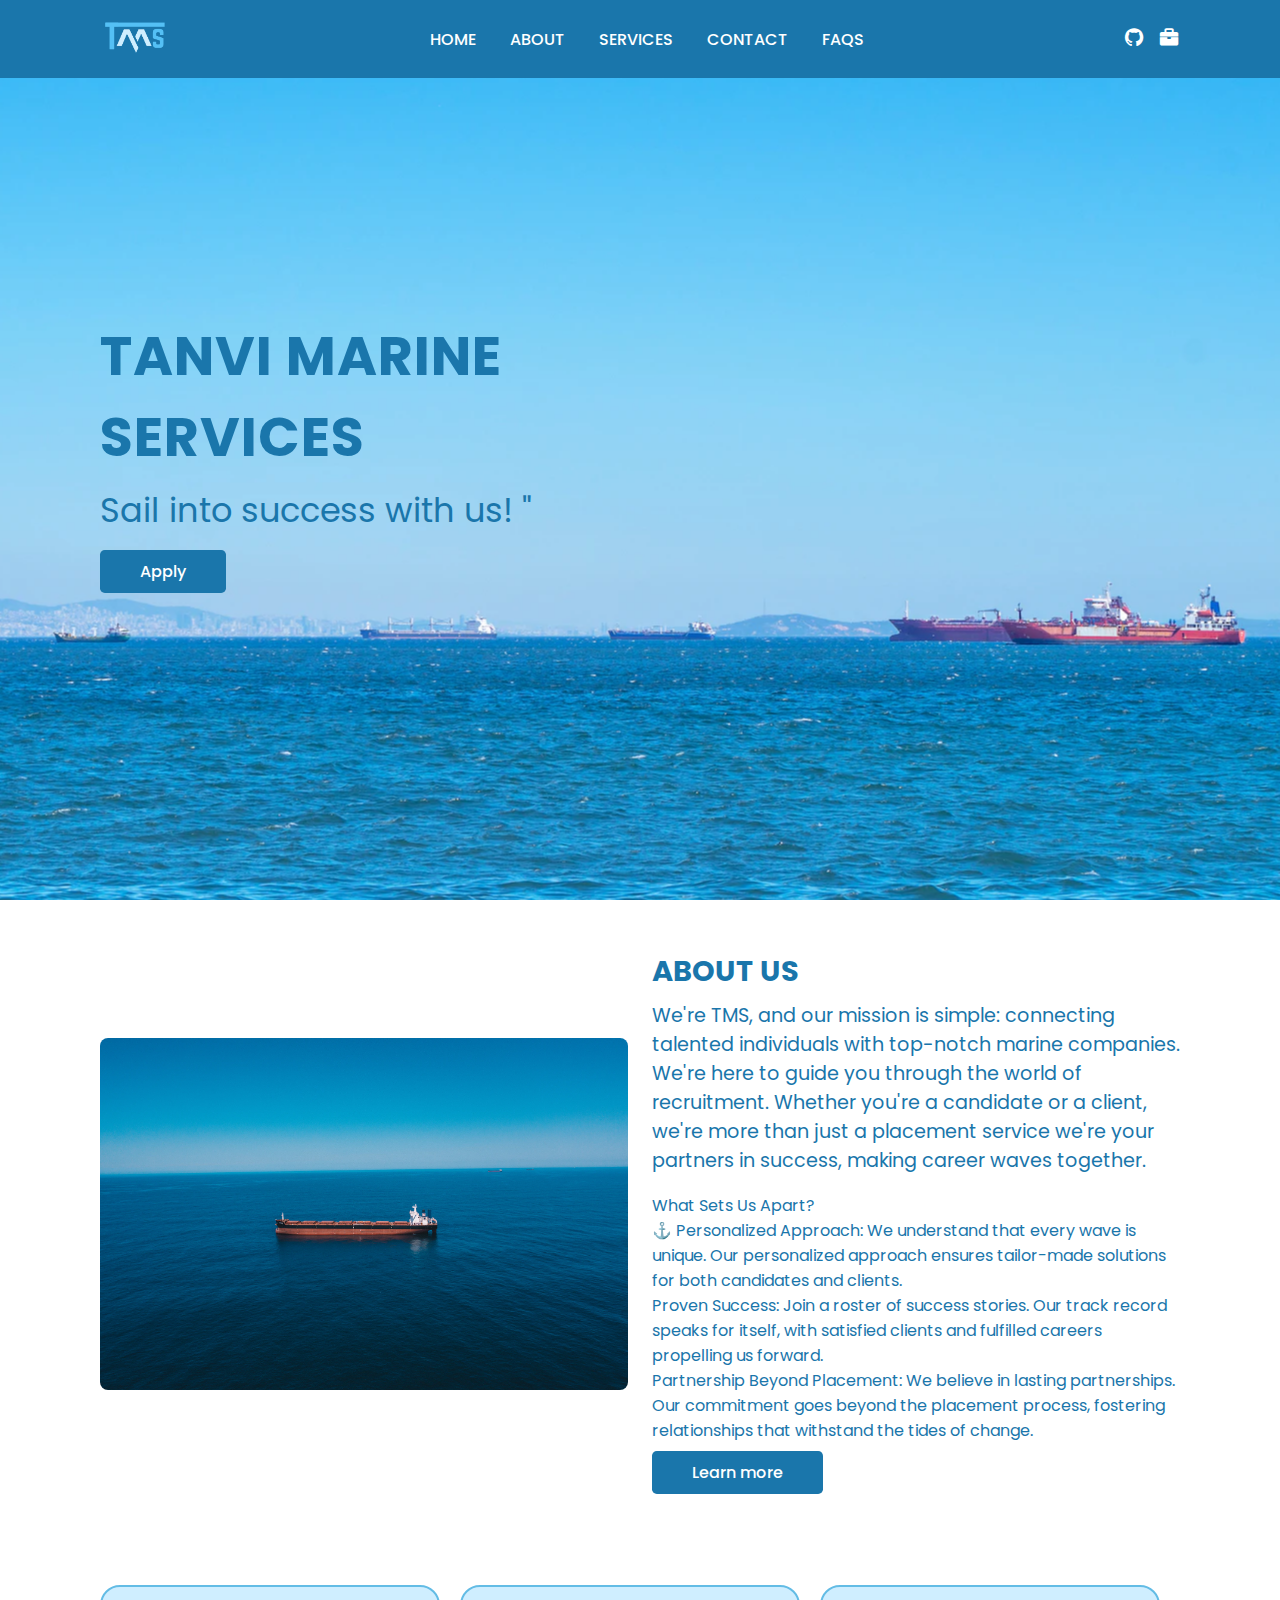
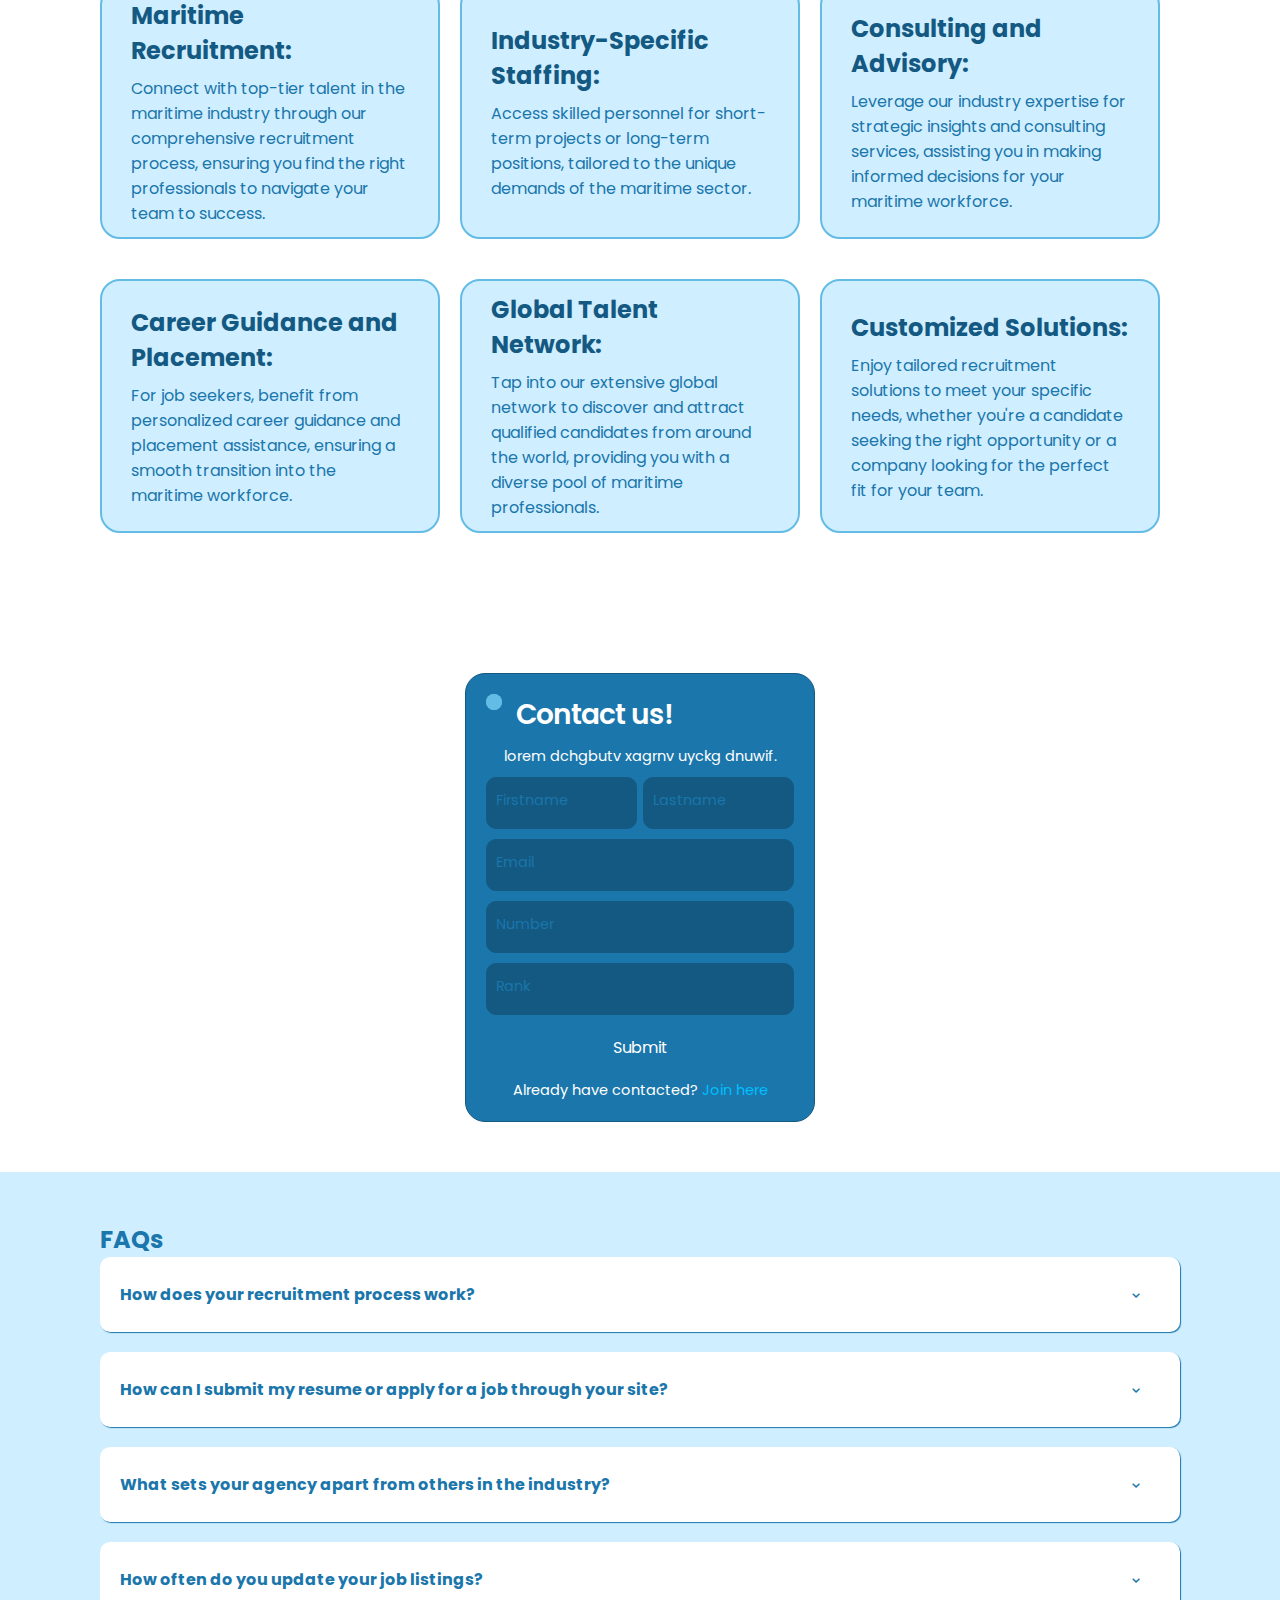
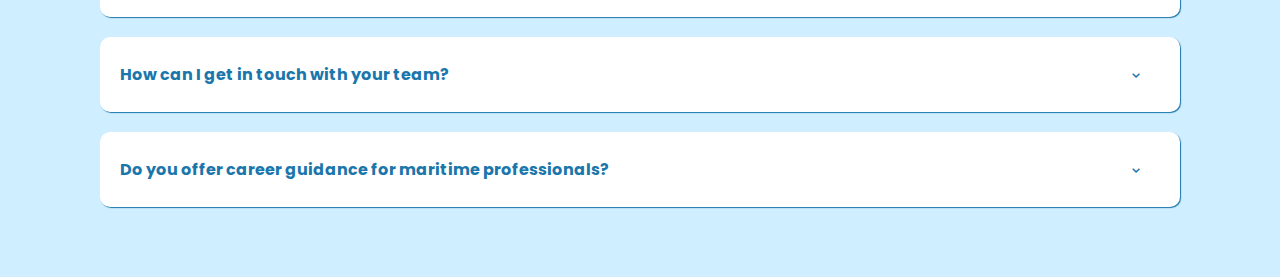
<file: index.html>
<!DOCTYPE html>
<html lang="en">
<head>
    <meta charset="UTF-8">
    <meta name="viewport" content="width=device-width, initial-scale=1.0">
    <title>TMS</title>
    <!--link to css-->
    <link rel="stylesheet" href="style.css">
    <!--Box icons-->
    <link rel="stylesheet" href="https://unpkg.com/boxicons@2.1.4/css/boxicons.min.css">
    <!-- icon logo -->
    <link rel="icon" href="assets/anchor.png" type="image/icon type">
</head>
<body>
    <!-- navbar -->
    <header>
        <a href="#" class="logo">
            <img src="assets/tmslogobgblue.png">
        </a>
        <!-- menu icon -->
        <i class='bx bx-menu' id="menu-icon"></i>
        <!-- links -->
        <ul class="navbar">
            <Li><a href="#home">Home</a></Li>
            <Li><a href="#about">About</a></Li>
            <Li><a href="#services">Services</a></Li>
            <Li><a href="#contact">Contact</a></Li>
            <Li><a href="#faqs">Faqs</a></Li>
        </ul>
        <!-- icons -->
        <div class="header-icon">
            <a href="https://github.com/leadpointer"><i class='bx bxl-github'></i></a>
            <a href="jobs.html"><i class='bx bxs-briefcase'></i></a>
        </div>
    </header>
    <!-- home -->
    <section class="home" id="home">
        <div class="home-text">
            <h1>Tanvi Marine<br>Services</h1>
            <p>Sail into success with us! "</p>
            <a href="#" class="btn">Apply</a>
        </div>
    </section>
    <!-- about -->
    <section class="about" id="about">
        <div class="about-img">
            <img src="assets/ship.webp" alt="">
        </div>
        <div class="about-text">
            <h2>About us</h2>
            <p>We're TMS, and our mission is simple: connecting talented individuals with top-notch marine companies. We're here to guide you through the world of recruitment. Whether you're a candidate or a client, we're more than just a placement service  we're your partners in success, making career waves together.</p>
            <p><dl><dt>What Sets Us Apart?</dt>

                <dd>⚓ Personalized Approach: We understand that every wave is unique. Our personalized approach ensures tailor-made solutions for both candidates and clients.</dd>
                
                <dd>Proven Success: Join a roster of success stories. Our track record speaks for itself, with satisfied clients and fulfilled careers propelling us forward.</dd>
                
                <dd>Partnership Beyond Placement: We believe in lasting partnerships. Our commitment goes beyond the placement process, fostering relationships that withstand the tides of change.</dd></p></dl>
            <a href="#" class="btn">Learn more</a>
        </div>
    <!-- services -->
    </section>
    <section class="services" id="services">
        <div class="card-container">
            <div class="card">
                <div class="card-details">
                    <p class="text-title">Maritime Recruitment:</p>
                    <p class="text-body">Connect with top-tier talent in the maritime industry through our comprehensive recruitment process, ensuring you find the right professionals to navigate your team to success.</p>
                </div>
                <button class="card-button">More info</button>
            </div>
        
            <div class="card">
                <div class="card-details">
                    <p class="text-title">Industry-Specific Staffing:</p>
                    <p class="text-body">Access skilled personnel for short-term projects or long-term positions, tailored to the unique demands of the maritime sector.</p>
                </div>
                <button class="card-button">More info</button>
            </div>
        
            <div class="card">
                <div class="card-details">
                    <p class="text-title">Consulting and Advisory:</p>
                    <p class="text-body">Leverage our industry expertise for strategic insights and consulting services, assisting you in making informed decisions for your maritime workforce.</p>
                </div>
                <button class="card-button">More info</button>
            </div>
        </div>
        <div class="card-container">
            <div class="card">
                <div class="card-details">
                    <p class="text-title">Career Guidance and Placement:</p>
                    <p class="text-body">For job seekers, benefit from personalized career guidance and placement assistance, ensuring a smooth transition into the maritime workforce.</p>
                </div>
                <button class="card-button">More info</button>
            </div>
        
            <div class="card">
                <div class="card-details">
                    <p class="text-title">Global Talent Network:</p>
                    <p class="text-body">Tap into our extensive global network to discover and attract qualified candidates from around the world, providing you with a diverse pool of maritime professionals.</p>
                </div>
                <button class="card-button">More info</button>
            </div>
        
            <div class="card">
                <div class="card-details">
                    <p class="text-title">Customized Solutions:</p>
                    <p class="text-body">Enjoy tailored recruitment solutions to meet your specific needs, whether you're a candidate seeking the right opportunity or a company looking for the perfect fit for your team.</p>
                </div>
                <button class="card-button">More info</button>
            </div>
        </div>
    </section>
    <section class="contact" id="contact">
        <div class="container" align="center">
            <form action="https://api.web3forms.com/submit" method="POST" class="form">
                <p class="title">Contact us! </p>
                <p class="message">lorem dchgbutv xagrnv uyckg dnuwif. </p>
                <input type="hidden" name="access_key" value="fccecce2-f004-4dcf-bf68-851dac2d6518">
                <div class="flex">
                    <label>
                        <input class="input" type="text" name="firstname" placeholder="" required="">
                        <span>Firstname</span>
                    </label>
            
                    <label>
                        <input class="input" type="text" name="lastname" placeholder="" required="">
                        <span>Lastname</span>
                    </label>
                </div>
            
                <label>
                    <input class="input" type="email" name="email" placeholder="" required="">
                    <span>Email</span>
                </label>
                <label>
                    <input class="input" type="tel" name="number" placeholder="" required="">
                    <span>Number</span>
                </label>
                <label>
                    <input class="input" type="text" name="rank" placeholder="" required="">
                    <span>Rank</span>
                </label>
                
                <button class="submit" name="submit">Submit</button>
                <p class="signin">Already have contacted? <a href="#">Join here</a> </p>
            </form>
            </div>
    </section>
    <section class="faqs" id="faqs">
        <h2>FAQs</h2>
            <div class="accordian">
                <div class="question">
                    <h4>How does your recruitment process work?</h4>
                    <i class=' icon bx bx-chevron-down'></i>
                </div>
                <div class="answer">
                    <p>Our recruitment process involves a thorough assessment of both candidates and job requirements, ensuring a seamless match based on skills, experience, and cultural fit.</p>
                </div>
            </div>
            <div class="accordian">
                <div class="question">
                    <h4>How can I submit my resume or apply for a job through your site?</h4>
                    <i class=' icon bx bx-chevron-down'></i>
                </div>
                <div class="answer">
                    <p>Job seekers can easily submit their resumes and apply for positions directly through our user-friendly website. Visit our 'Job Listings' section to explore current opportunities.</p>
                </div>
            </div>
            <div class="accordian">
                <div class="question">
                    <h4>What sets your agency apart from others in the industry?</h4>
                    <i class='icon bx bx-chevron-down'></i>
                </div>
                <div class="answer">
                    <p>We differentiate ourselves through a personalized approach, industry expertise, and a commitment to lasting partnerships. Our focus is on navigating careers and connecting futures for both candidates and clients.</p>
                </div>
            </div>
            <div class="accordian">
                <div class="question">
                    <h4>How often do you update your job listings?</h4>
                    <i class='icon bx bx-chevron-down'></i>
                </div>
                <div class="answer">
                    <p>Our job listings are regularly updated to reflect the latest opportunities in the maritime industry. Check back frequently or subscribe to our newsletter for real-time updates.</p>
                </div>
            </div>
            <div class="accordian">
                <div class="question">
                    <h4>How can I get in touch with your team?</h4>
                    <i class='icon bx bx-chevron-down'></i>
                </div>
                <div class="answer">
                    <p>Feel free to reach out through our 'Contact Us' page, where you can find our contact details and a convenient form to submit your inquiries. We're here to assist you every step of the way.</p>
                </div>
            </div>
            <div class="accordian">
                <div class="question">
                    <h4>Do you offer career guidance for maritime professionals?</h4>
                    <i class='icon bx bx-chevron-down'></i>
                </div>
                <div class="answer">
                    <p>Yes, we provide personalized career guidance to maritime professionals, helping them navigate their career paths and find the right opportunities in the industry.</p>
                </div>
            </div>
    </section>

    <!-- javascript link -->
    
    <script src="main.js"></script>
</body>
</html>
</file>
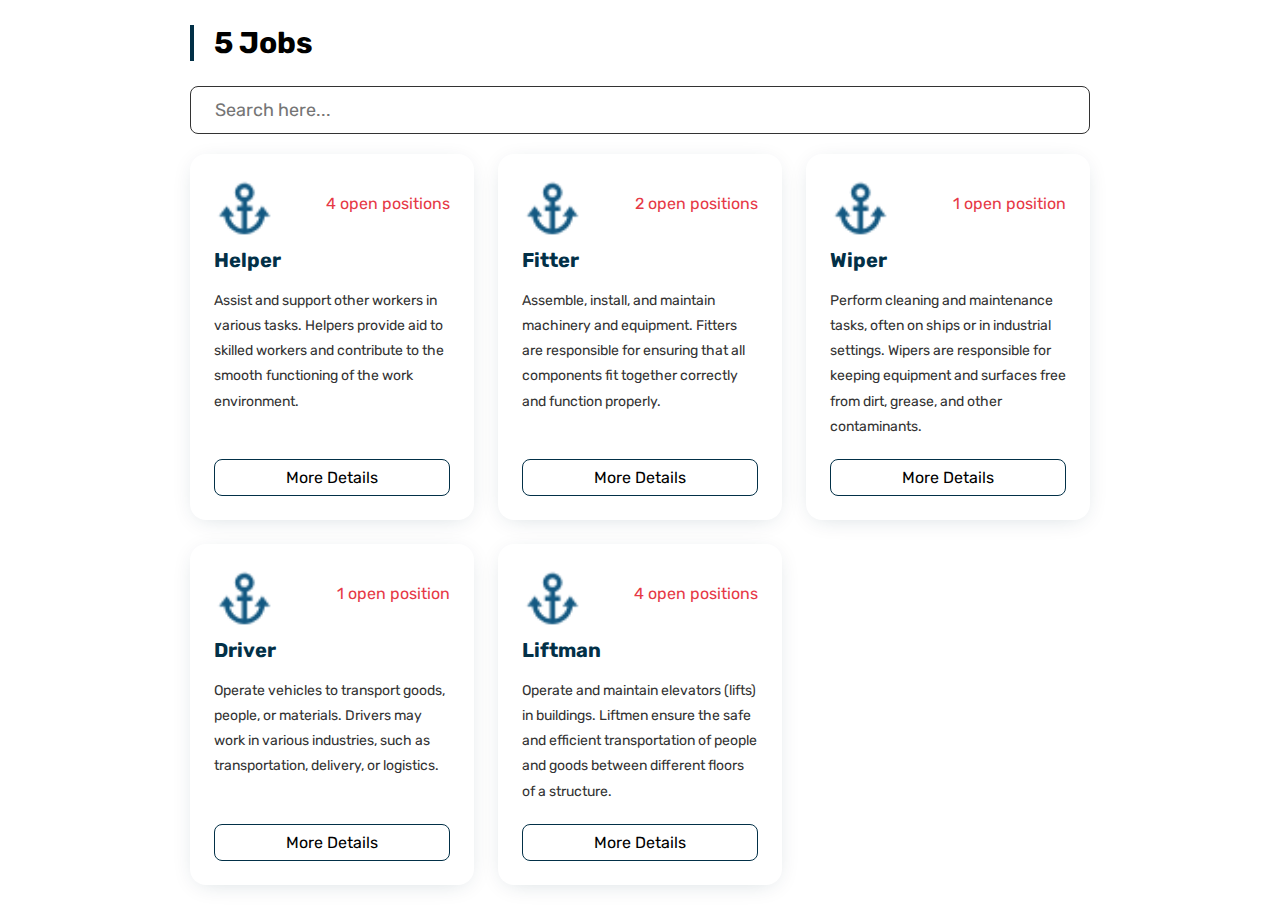
<file: jobs.html>
<!DOCTYPE html>
<html lang="en">
  <head>
    <meta charset="UTF-8" />
    <meta http-equiv="X-UA-Compatible" content="IE=edge" />
    <meta name="viewport" content="width=device-width, initial-scale=1.0" />
    <title>Jobs</title>
    <link rel="preconnect" href="https://fonts.googleapis.com" />
    <link rel="preconnect" href="https://fonts.gstatic.com" crossorigin />
    <link
      href="https://fonts.googleapis.com/css2?family=Rubik:wght@400;700&display=swap" rel="stylesheet"/>
    <link rel="stylesheet" href="jobstyle.css" />
    <link rel="icon" href="assets/anchor.png" type="image/icon type">
  </head>
  <body>

    <div class="jobs-list-container">
        <h2>5 Jobs</h2>

      <input class="job-search" type="text" placeholder="Search here..." />

      <div class="jobs"></div>
    </div>

    <script src="jobmain.js"></script>
  </body>
</html>
</file>
<file: style.css>
/* google fonts */
@import url('https://fonts.googleapis.com/css2?family=Poppins:wght@200;300;400;500;600;700&display=swap');
*{
    font-family: 'Poppins', sans-serif;
    margin: 0;
    padding: 0;
    box-sizing: border-box;
    scroll-padding-top: 4rem;
    scroll-behavior: smooth;
    list-style: none;
    text-decoration: none;
}
/* variables */
:root{
    --main-color:#63BCE5;
    --second-color:#d7e0eb;
    --text-color:#1A76AB;
    --bg-color:#fff;
    --btnhover-color: #145982;
    --card-color: #CFEEFF;

    /* box shadow */
    --box-shadow:2px 2px 10px 4px rgb(14 55 54 / 15%)
}
section{
    padding: 50px 100px;
}
img{
    width: 100%;
}
body{
    color: var(--text-color);
}
header{
    position: fixed;
    width: 100%;
    top: 0;
    right: 0;
    z-index: 1000;
    display: flex;
    justify-content: space-between;
    align-items: center;
    padding: 15px 100px;
    transition: 0.5 linear;
    background: var(--text-color);
}
.logo img{
    width: 70px;
}
.navbar{
    display: flex;
}
.navbar a{
    padding: 8px 17px;
    color: var(--bg-color);
    font-size: 1rem;
    text-transform: uppercase;
    font-weight: 500;
}
.navbar a:hover{
    background: var(--main-color);
    border-radius: 0.2rem;
    transition: 0.2s all linear;
}
.header-icon{
    font-size: 22px;
    cursor: pointer;
    z-index: 10000;
    display: flex;
    column-gap: 0.8rem;
}
.header-icon .bx {
    color: var(--bg-color);
}
.header-icon .bx:hover {
    color: var(--main-color);
}
#menu-icon{
    color: var(--bg-color);
    font-size: 24px;
    z-index: 100001;
    cursor: pointer;
    display: none;
}
.home{
    width: 100%;
    min-height: 100vh;
    background: url(assets/bg.webp);
    background-repeat: cover;
    background-position: center;
    display: grid;
    grid-template-columns: repeat(auto-fit,minmax(17rem,auto));
    align-items: center;
    gap: 1.5rem;
}
.home-text h1{
    font-size: 3.4rem;
    color: var(--text-color);
    text-transform: uppercase;
    letter-spacing: 1px;  
}
.home-text p{
    font-size: 2.1rem;
    color: var(--text-color);
    margin: 0.5rem 0 1.4rem;
}
.btn{
    padding: 10px 40px;
    border-radius: 0.3rem;
    background: var(--text-color);
    color: var(--bg-color);
    font-weight: 500;
}
.btn:hover{
    background: var(--btnhover-color);
}
.about{
    display: grid;
    grid-template-columns: repeat(auto-fit,minmax(17rem,auto));
    align-items: center;
    gap: 1.5rem;
}
.about-img img{
    border-radius: 0.5rem;
    max-width: 100%;
}
.about-text h2{
    font-size: 1.8rem;
    text-transform: uppercase;
}
.about-text p{
    font-size: 1.2rem;
    margin: 0.5rem 0 1.1rem;
}

.card-container {
    display: flex;
    justify-content: space-between; /* Adjust this based on your layout preferences */
    margin-bottom: 20px;
}
.card {
    width: 190px;
    height: 254px;
    border-radius: 20px;
    background: var(--card-color);
    position: relative;
    padding: 1.8rem;
    border: 2px solid var(--main-color);
    transition: 0.5s ease-out;
    overflow: visible;
    width: calc(33.33% - 20px); /* Adjust the width as needed, considering margins */
    margin-right: 20px; /* Adjust the margin as needed */
    margin-bottom: 20px;
}
.card-details {
    color: var(--btnhover-color);
    height: 100%;
    gap: .5em;
    display: grid;
    place-content: center;
}
.card-button {
    transform: translate(-50%, 125%);
    width: 60%;
    border-radius: 1rem;
    border: none;
    background-color: var(--btnhover-color);
    color: var(--bg-color);
    font-size: 1rem;
    padding: .5rem 1rem;
    position: absolute;
    left: 50%;
    bottom: 0;
    opacity: 0;
    transition: 0.3s ease-out;
}
.text-body {
    color: var(--text-color);
}
/*Text*/
.text-title {
    font-size: 1.5em;
    font-weight: bold;
}
/*Hover*/
.card:hover {
    border-color: var(--btnhover-color);
    box-shadow: 0 4px 18px 0 var(--main-color);
}
.card:hover .card-button {
    transform: translate(-50%, 50%);
    opacity: 1;
}
.contact{
    display: grid;
    grid-template-columns: repeat(auto-fit,minmax(38rem,auto));
    align-items: center;
    gap: 1.5rem;
}
/* contact form */
.form {
    display: flex;
    flex-direction: column;
    gap: 10px;
    max-width: 350px;
    padding: 20px;
    border-radius: 20px;
    position: relative;
    background-color: var(--text-color);
    color: var(--btnhover-color);
    border: 1px solid var(--btnhover-color);
  }
  
  .title {
    font-size: 28px;
    font-weight: 600;
    letter-spacing: -1px;
    position: relative;
    display: flex;
    align-items: left;
    padding-left: 30px;
    color: var(--bg-color);
  }
  
  .title::before {
    width: 18px;
    height: 18px;
  }
  
  .title::after {
    width: 18px;
    height: 18px;
    animation: pulse 1s linear infinite;
  }
  
  .title::before,
  .title::after {
    position: absolute;
    content: "";
    height: 16px;
    width: 16px;
    border-radius: 50%;
    left: 0px;
    background-color: var(--main-color);
  }
  
  .message, 
  .signin {
    font-size: 14.5px;
    color: var(--bg-color);
  }
  
  .signin {
    text-align: center;
  }
  
  .signin a:hover {
    text-decoration: underline var(--second-color);
  }
  
  .signin a {
    color: #00bfff;
  }
  
  .flex {
    display: flex;
    width: 100%;
    gap: 6px;
    max-width: 350px;
  }
  
  .form label {
    position: relative;
  }
  
  .form label .input {
    background-color: var(--btnhover-color);
    color: var(--bg-color);
    width: 100%;
    padding: 20px 05px 05px 10px;
    outline: 0;
    border: 1px solid var(--btnhover-color);
    border-radius: 10px;
  }
  
  .form label .input + span {
    color: var(--text-color);
    position: absolute;
    left: 10px;
    top: 0px;
    font-size: 0.9em;
    cursor: text;
    transition: 0.3s ease;
  }
  
  .form label .input:placeholder-shown + span {
    top: 12.5px;
    font-size: 0.9em;
  }
  
  .form label .input:focus + span,
  .form label .input:valid + span {
    color: var(--main-color);
    top: 0px;
    font-size: 0.7em;
    font-weight: 600;
  }
  
  .input {
    font-size: medium;
  }
  
  .submit {
    width: 100%;
    border: none;
    outline: none;
    padding: 10px;
    border-radius: 10px;
    color: #fff;
    font-size: 16px;
    transform: .3s ease;
    background-color: var(--text-color);
    box-sizing: border-box;
  }
  
  .submit:hover {
    background-color: var(--btnhover-color);
  }
  
  @keyframes pulse {
    from {
      transform: scale(0.9);
      opacity: 1;
    }
  
    to {
      transform: scale(1.8);
      opacity: 0;
    }
  }
.faqs{
  background: var(--card-color);
}
.accordian{
  background-color: var(--bg-color);
  padding: 25px 20px;
  margin-bottom: 20px;
  border-radius: 10px;
  box-shadow: 1px 1px 1px var(--text-color);
  cursor: pointer;
}
.question{
  display: flex;
  align-items: center;
  justify-content: space-between;
}
.icon{
  margin-right: 16px;
  transition: 0.2s;
}
.icon.active{
  transform: rotate(-180deg);
}
.answer{
  color: var(--text-color);
  max-height: 0;
  overflow: hidden;
}
.answer.active{
  max-height: fit-content;
}
</file>
<file: jobstyle.css>
.jobs-list-container {
    max-width: 900px;
    margin: 20px auto;
    font-family: "Rubik", sans-serif;
  }
  .return-home a{
    font-size: 22px;
    cursor: pointer;
    display: flex;
    text-decoration: none;
    color: var(--bg-color);
}
  .jobs-list-container h2 {
    font-size: 30px;
    border-left: 4px solid #023047;
    padding-left: 20px;
  }
  
  .jobs-list-container .jobs {
    display: grid;
    grid-template-columns: 1fr 1fr 1fr;
    gap: 24px;
  }
  
  .jobs-list-container .jobs img {
    width: 60px;
  }
  
  .jobs-list-container .job {
    box-shadow: 0 4px 24px -8px rgba(2, 48, 71, 0.2);
    padding: 24px;
    border-radius: 16px;
    position: relative;
    display: flex;
    flex-direction: column;
    transition: all 400ms ease;
  }
  
  .jobs-list-container .job:hover {
    transform: scale(1.03);
  }
  
  .jobs-list-container .open-positions {
    position: absolute;
    top: 40px;
    right: 24px;
    color: #e63946;
  }
  
  .jobs-list-container .job-title {
    font-size: 20px;
    padding: 10px 0;
    margin: 0;
    color: #023047;
  }
  
  .jobs-list-container .details {
    margin-top: 6px;
    font-size: 14px;
    color: #333;
    line-height: 1.8;
    flex: 1;
  }
  
  .jobs-list-container .details-btn {
    text-decoration: none;
    border: 1px solid #023047;
    color: #000;
    padding: 8px 16px;
    border-radius: 8px;
    text-align: center;
    margin-top: 20px;
    transition: all 400ms ease;
  }
  
  .jobs-list-container .details-btn:hover {
    background: #023047;
    color: #fff;
  }
  
  .jobs-list-container .job-search {
    width: 100%;
    padding: 12px 24px;
    font-size: 18px;
    font-family: "Rubik", sans-serif;
    box-sizing: border-box;
    border: 1px solid #333;
    border-radius: 8px;
    margin-bottom: 20px;
  }
  
  @media (max-width: 940px) {
    .jobs-list-container .jobs {
      grid-template-columns: 1fr 1fr;
    }
  }
  
  @media (max-width: 640px) {
    .jobs-list-container .jobs {
      grid-template-columns: 1fr;
      max-width: 400px;
      margin: 0 auto;
    }
  }
</file>
